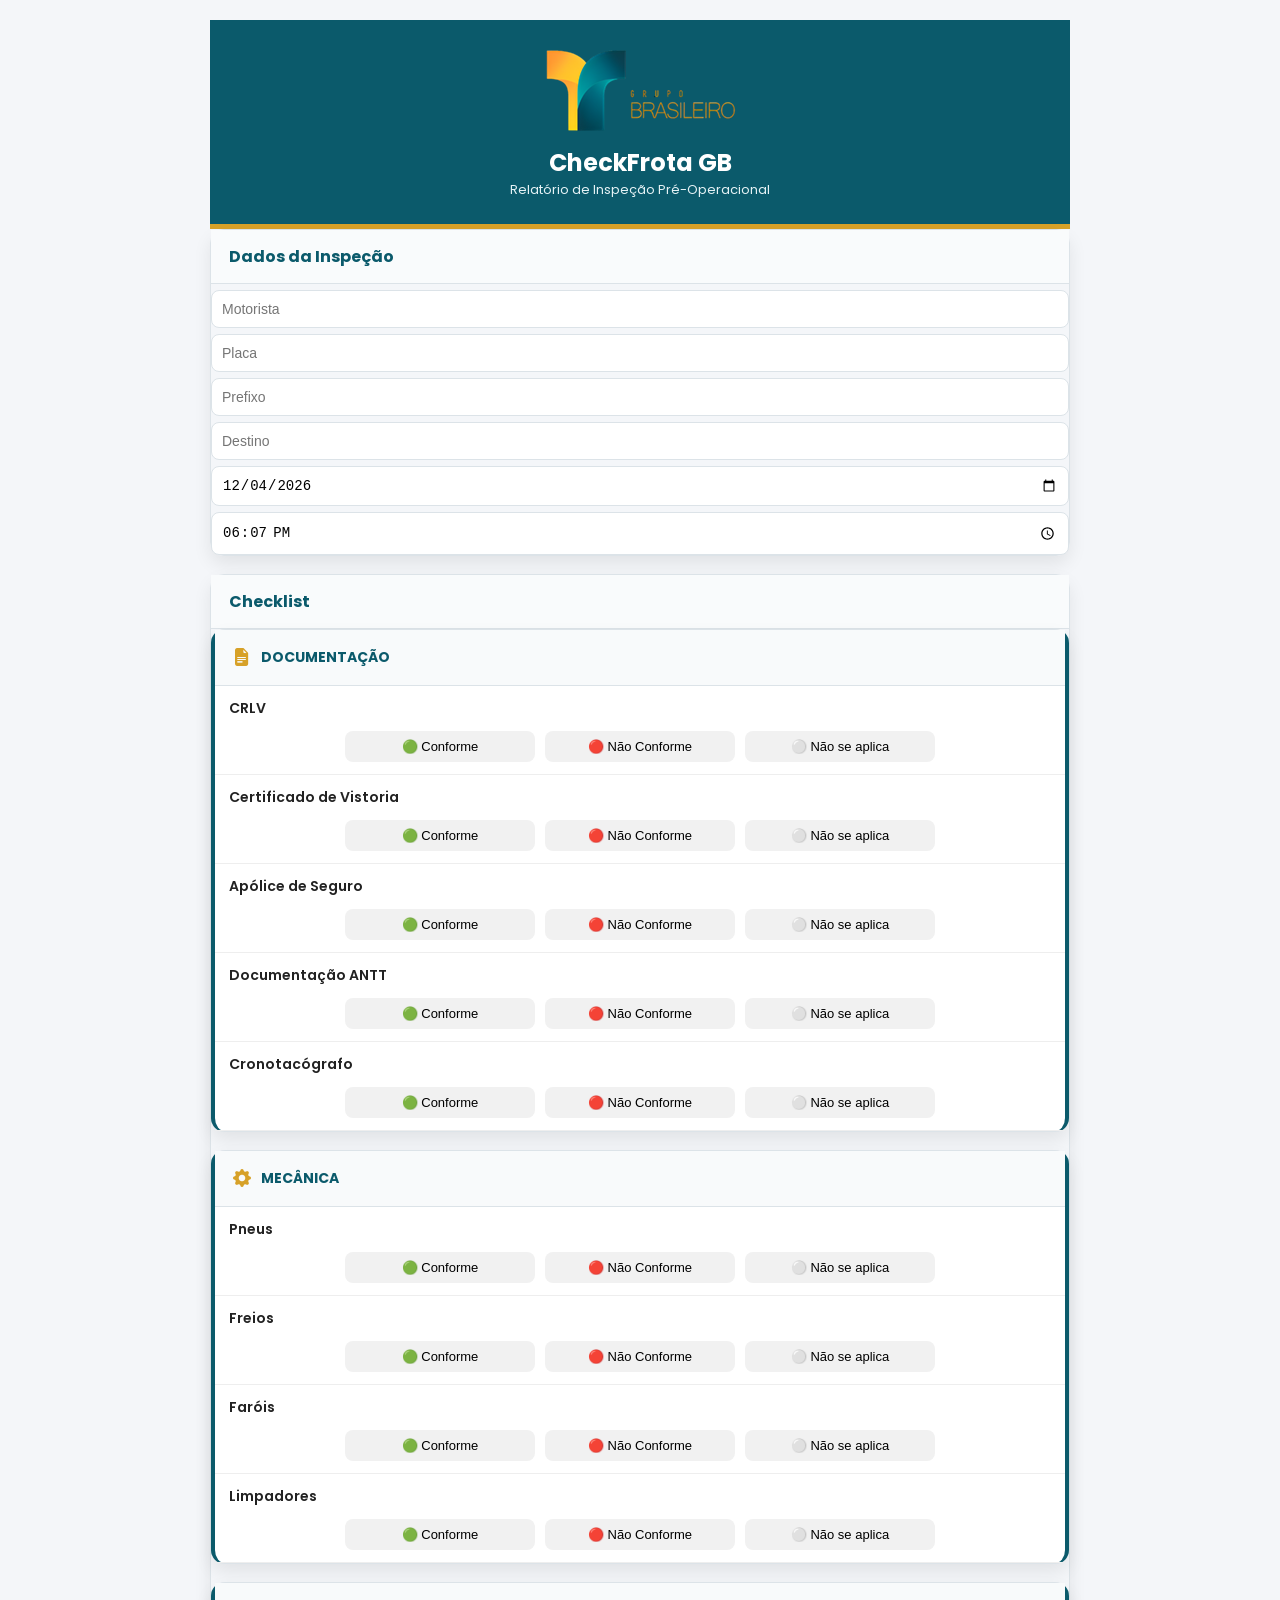
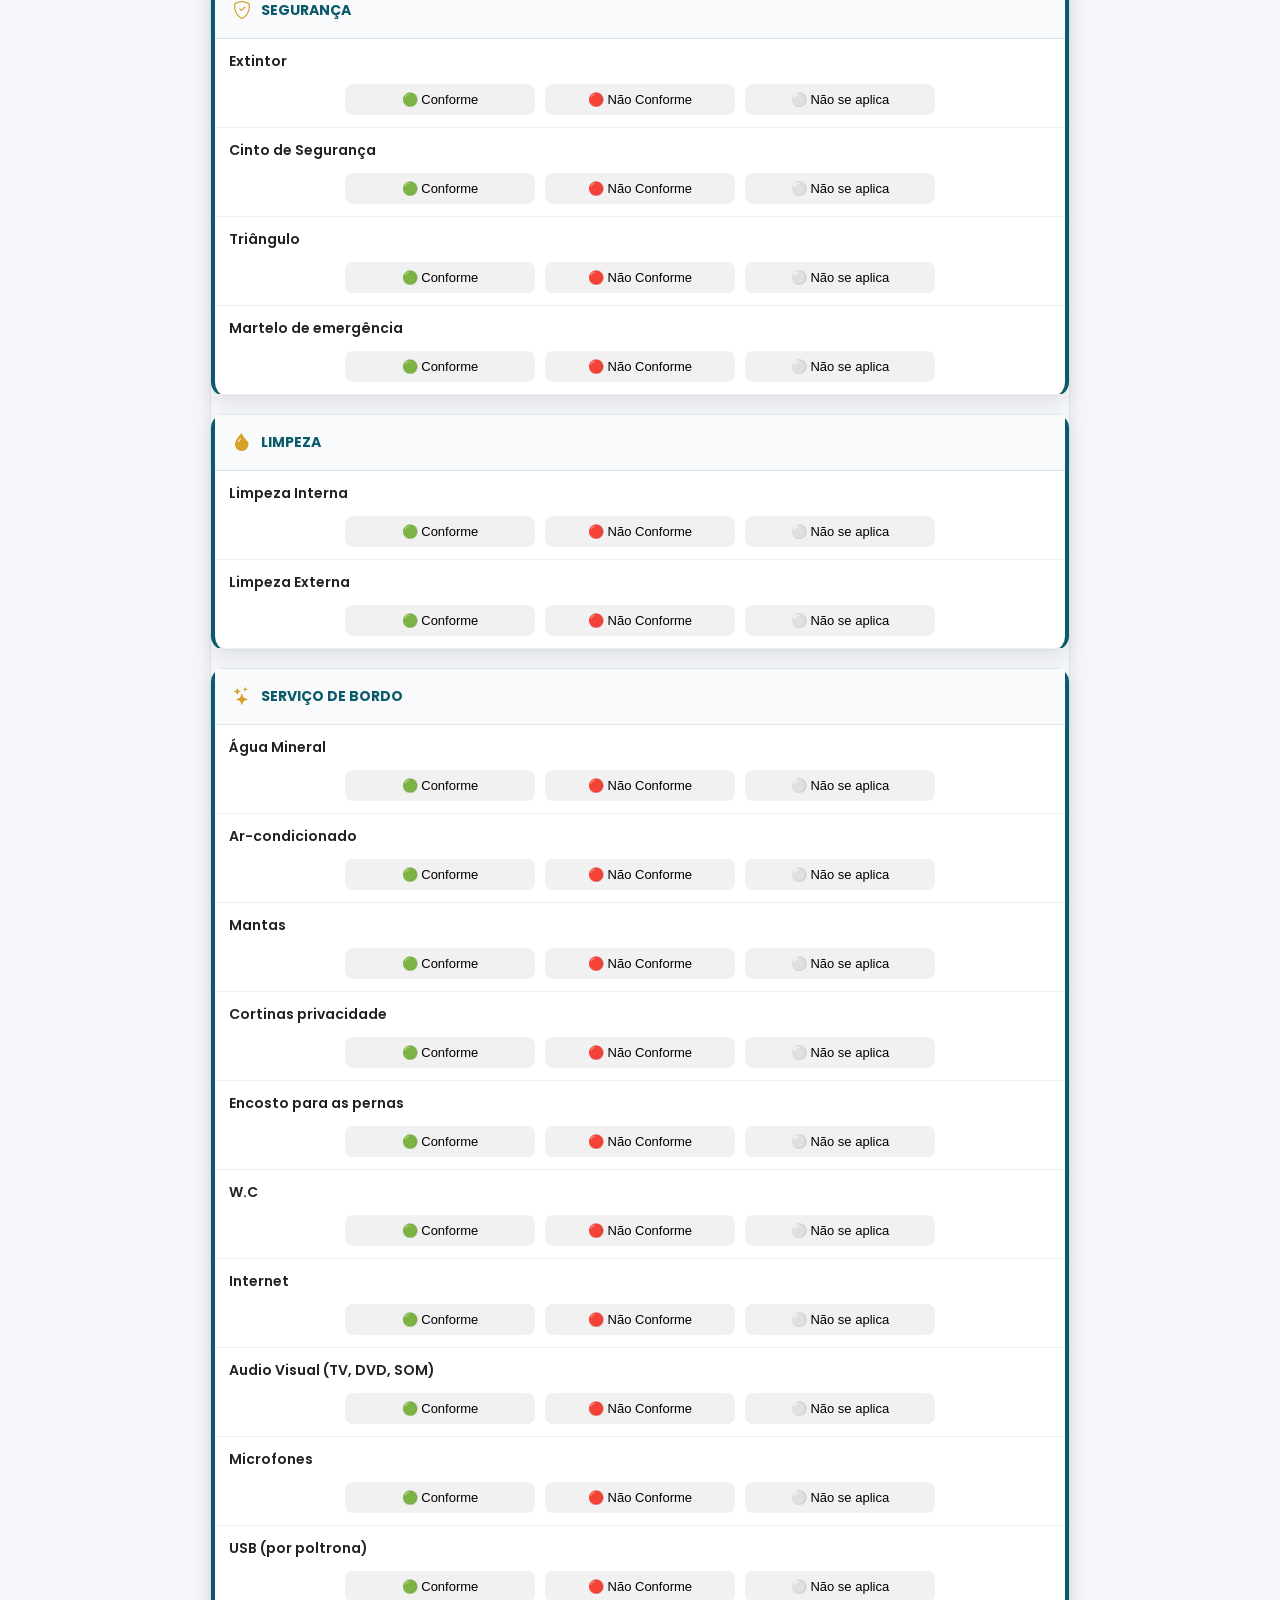
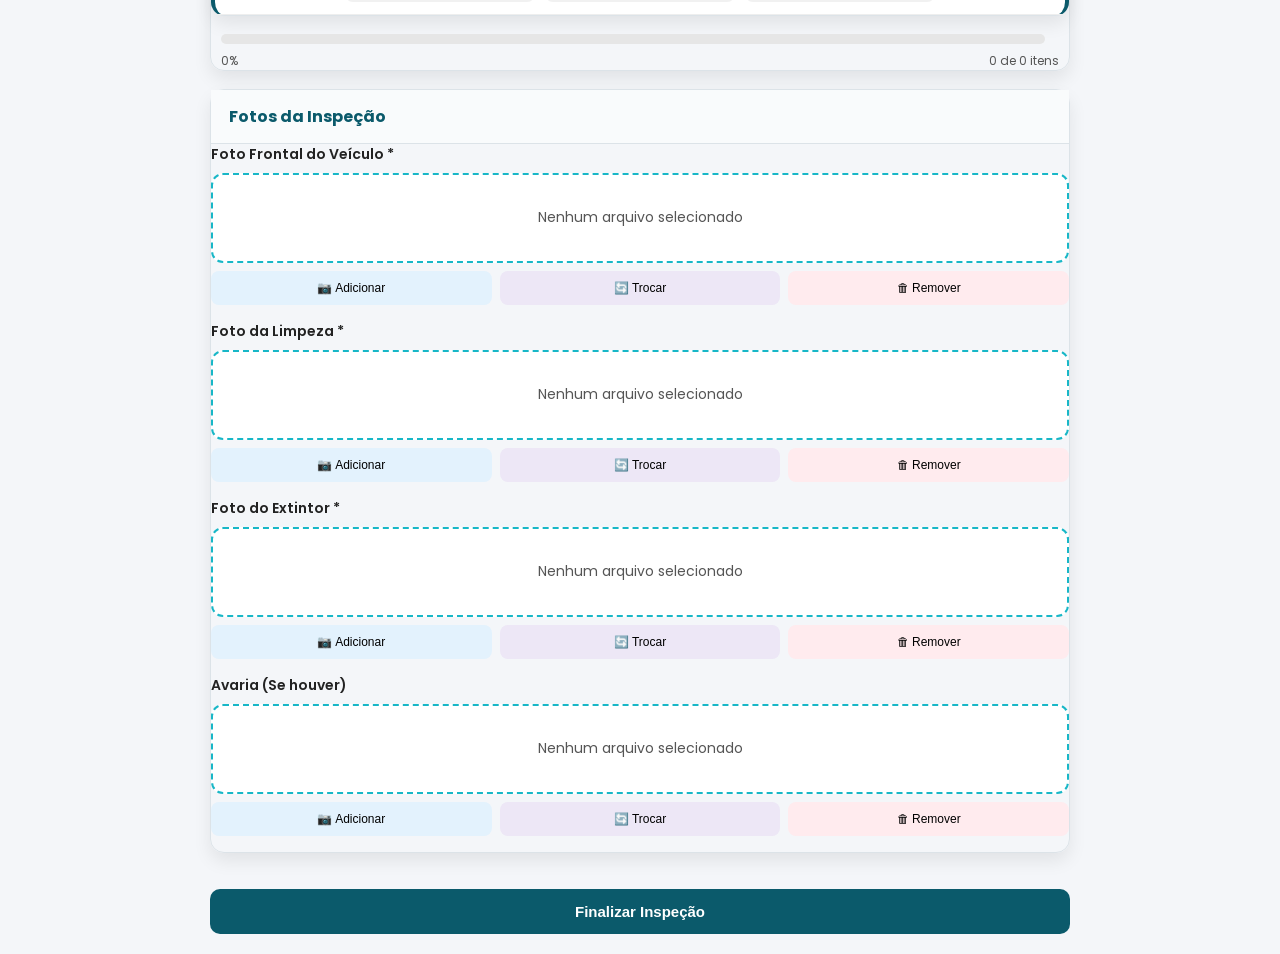
<file: index.html>
<!DOCTYPE html>
<html lang="pt-br">

<head>

    <meta charset="UTF-8">

    <meta name="viewport" content="width=device-width, initial-scale=1.0">

    <title>CheckFrota GB</title>

    <link rel="stylesheet" href="style.css">

    <link href="https://fonts.googleapis.com/css2?family=Poppins:wght@300;400;600;700&display=swap" rel="stylesheet">

    <link rel="stylesheet" href="https://cdn.jsdelivr.net/npm/bootstrap-icons@1.11.3/font/bootstrap-icons.min.css">

</head>

<body>

<div class="container">

    <!-- =====================================
         CABEÇALHO
    ====================================== -->

    <header class="app-header">

    <img src="Assets/logo.png" class="logo" alt="Logo">

    <h1>CheckFrota GB</h1>
    <p>Relatório de Inspeção Pré-Operacional</p>

  </header>


    <!-- =====================================
         DADOS DO MOTORISTA / VEÍCULO
    ====================================== -->

    <div class="card">

        <div class="card-title">Dados da Inspeção</div>

        <input type="text" id="txtmotorista" placeholder="Motorista">

        <input type="text" id="txtplaca" placeholder="Placa">

        <input type="text" id="txtprefixo" placeholder="Prefixo">

        <input type="text" id="txtdestino" placeholder="Destino">

        <input type="date" id="data">

        <input type="time" id="hora">

    </div>


    <!-- =====================================
         CHECKLIST
    ====================================== -->

    <div class="card">

        <div class="card-title">Checklist</div>

        <div id="Documentação"></div>
        <div id="Mecânica"></div>
        <div id="Segurança"></div>
        <div id="Limpeza"></div>
        <div id="Serviço de Bordo"></div>

        <!-- progresso -->
        <div class="progress-box">

            <div class="progress-bar-container">
                <div id="progressBar" class="progress-bar"></div>
            </div>

            <div class="progress-text">
                <span id="percentual">0%</span>
                <span id="contadorItens">0 de 0 itens</span>
            </div>

        </div>

    </div>



    <!-- =====================================
         FOTOS
    ====================================== -->

    <div class="card">

        <div class="card-title">Fotos da Inspeção</div>

        <div id="photoContainer"></div>

    </div>

    <!-- =====================================
     LOADING
    ====================================== -->

    <div id="loading" class="loading">

        <div class="loading-box">

        <div class="spinner"></div>

        <h2>Gerando relatório...</h2>

        <p>Aguarde alguns instantes.</p>

    </div>

</div>


    <!-- =====================================
         BOTÃO FINALIZAR
    ====================================== -->

    <button id="btnFinalizar">
        Finalizar Inspeção
    </button>

</div>

<!-- =====================================
     MODAL DA CÂMERA
====================================== -->

<div id="cameraModal" class="camera-modal">

    <div class="camera-container">

        <div class="camera-header">

            <h3>Capturar Foto</h3>

            <button
                id="btnFecharCamera"
                class="camera-close"
                onclick="fecharCamera()">

                ✕

            </button>

        </div>

        <div class="camera-preview">

            <video
                id="cameraVideo"
                autoplay
                playsinline>

            </video>
        
        </div>

        <div class="camera-footer">

            <button
                id="btnCapturar"
                class="camera-shot"
                onclick="capturarFoto()">


            </button>

        </div>

    </div>

</div>


<!-- =========================================
     SCRIPTS
========================================= -->

<script src="checklist.js"></script>
<script src="photos.js"></script>
<script src="camera.js"></script>
<script src="api.js"></script>
<script src="script.js"></script>

</body>
</html>
</file>
<file: style.css>
/* =========================================
   RESET BASE
========================================= */

    :root{

        --primary:#0B5A6B;
        --primary-dark:#083E4A;

        --secondary:#18B7C7;

        --gold:#D7A128;

        --background:#F4F6F9;

        --white:#FFFFFF;

        --text:#222;

        --border:#DCE3E8;

        --shadow:0 8px 18px rgba(0,0,0,.08);

    }

* {
    margin: 0;
    padding: 0;
    box-sizing: border-box;
}

html, body {
    width: 100%;
    min-height: 100%;
    font-family: 'Poppins', sans-serif;
    background: var(--background);
    color: var(--text);
}


/* =========================================
   CONTAINER PRINCIPAL
========================================= */

.container {
    width: 100%;
    max-width: 900px;
    margin: 0 auto;
    padding: 12px;
}


/* =========================================
   HEADER
========================================= */

header{

    background:var(--primary);

    color:white;

    text-align:center;

    padding:24px;

    border-bottom:5px solid var(--gold);

}

header h1{

    color:white;

    font-size:26px;

    font-weight:700;

}

header p {
    font-size: 13px;
    color: #E5F2F5;
}


/* =========================================
   CARD PADRÃO
========================================= */

.card{

    background:var(--surface);

    border:1px solid var(--border);

    border-radius:14px;

    box-shadow:var(--shadow);

    margin-bottom:18px;

}

.card-title{

    background:#F9FBFC;

    color:var(--primary);

    font-weight:700;

    padding:14px 18px;

    border-bottom:1px solid var(--border);

}


/* =========================================
   INPUTS
========================================= */

input,
textarea,
select {
    width: 100%;
    padding: 10px;
    border-radius: 8px;
    border: 1px solid var(--border);
    border-radius:8px;
    font-size: 14px;
    outline: none;
    margin-top: 6px;
}

textarea {
    min-height: 90px;
    resize: none;
}


/* =========================================
   CHECKLIST - CATEGORIAS (CARDS)
========================================= */

.category-card{

    background:white;

    border-radius:14px;

    border:1px solid var(--border);

    border-left:4px solid var(--primary);

    border-right:4px solid var(--primary);

    margin-bottom:18px;

    box-shadow:var(--shadow);

}

.category-title{

    display:flex;
    align-items:center;
    gap:10px;

    background:#F8FAFB;

    color:var(--primary);

    padding:14px 18px;

    font-size:14px;

    font-weight:700;

    border-bottom:1px solid var(--border);

}

.category-title i{

    color:var(--gold);

    font-size:18px;
}


/* =========================================
   ITENS DO CHECKLIST
========================================= */

.check-item {
    padding: 12px 0;
    border-bottom: 1px solid #eee;
}

.item-title{
    font-size: 14px;
    font-weight: 600;

    margin-bottom: 12px;

    padding-left: 14px;
    padding-right: 14px;
}


/* =========================================
   BOTÕES STATUS
========================================= */

.status{
    display:flex;
    justify-content:center;
    gap:10px;
}

.status button {
    flex: 0 1 190px;
    min-width: 95px;
    padding: 8px 10px;
    border: none;
    border-radius: 8px;
    font-size: 10px;
    cursor: pointer;
    background: #f1f1f1;
    transition: 0.2s ease;
}

.status button.active {
    font-weight: 600;
}

/* estados */
.success.active {
    background: #DFF7E2;
    color: #167A2F;
}

.danger.active {
    background: #FFE1E1;
    color: #B00020;
}

.na.active {
    background: #EAEAEA;
    color: #555;
}


/* =========================================
   PROGRESSO
========================================= */

.progress-box {
    margin-top: 8px;
}

.progress-bar-container {
    width: 96%;
    margin: 0 10px;
    height: 10px;
    background: #E6E6E6;
    border-radius: 20px;
    overflow: hidden;
}

.progress-bar {
    height: 96%;
    width: 0%;
    background: linear-gradient(90deg, var(--secondary), var(--primary));
    transition: width 0.3s ease;
}

.progress-text{
    margin: 8px 10px 0;
    display:flex;
    justify-content:space-between;
    align-items:center;


    font-size:12px;
    color:#555;
    margin-top:8px;
}


/* =========================================
   FOTOS
========================================= */

.photo-item {
    margin-bottom: 16px;
}

.photo-title {
    font-size: 14px;
    font-weight: 600;
    margin-bottom: 8px;
}

/* caixa da foto */
.photo-card{

    min-height:90px;

    display:flex;

    justify-content:center;

    align-items:center;

    border:2px dashed var(--secondary);

    border-radius:12px;

    background:#fff;

    padding:15px;

}

/* apenas texto "Foto" */
.photo-placeholder {
    text-align: center;
    font-size: 14px;
    color: #777;
}

.photo-icon{

    font-size:30px;

    color:var(--primary);

    margin-bottom:10px;

}

/* preview */
.photo-info{

    font-size:14px;

    color:#555;

    word-break:break-word;

}

/* =========================================
   BOTÕES FOTOS
========================================= */

.photo-actions {
    display: flex;
    gap: 8px;
    margin-top: 8px;
}

.photo-actions button {
    flex: 1;
    padding: 10px;
    border: none;
    border-radius: 8px;
    font-size: 12px;
    cursor: pointer;
}

.photo-actions button:nth-child(1) {
    background: #E3F2FD;
}

.photo-actions button:nth-child(2) {
    background: #EDE7F6;
}

.photo-actions button:nth-child(3) {
    background: #FFEBEE;
}


/* =========================================
   BOTÃO FINALIZAR
========================================= */

#btnFinalizar {
    width: 100%;
    padding: 14px;
    margin-top: 18px;
    border: none;
    border-radius: 10px;
    background: var(--primary);
    color:white;
    font-size: 15px;
    font-weight: 700;
    cursor: pointer;
}

#btnFinalizar:hover{
    background: var(--primary-dark)

}

#btnFinalizar:active {
    transform: scale(0.98);
}


/* =========================================
   RESPONSIVO
========================================= */

@media (min-width: 768px) {

    .container {
        padding: 20px;
    }

    header h1 {
        font-size: 24px;
    }

    .status button {
        font-size: 13px;
    }
}

/*======================================
LOADING
======================================*/

.loading{

    position:fixed;

    top:0;
    left:0;

    width:100%;
    height:100%;

    display:none;

    justify-content:center;
    align-items:center;

    background:rgba(0,0,0,.45);

    z-index:9999;

}

.loading-box{

    background:#fff;

    padding:35px 45px;

    border-radius:12px;

    text-align:center;

    box-shadow:0 10px 30px rgba(0,0,0,.25);

}

.loading-box h2{

    color:#0B5A6B;

    margin-top:18px;
    margin-bottom:8px;

}

.loading-box p{

    color:#666;

}

.spinner{

    width:55px;
    height:55px;

    margin:auto;

    border:6px solid #E5E5E5;

    border-top:6px solid #0B5A6B;

    border-radius:50%;

    animation:girar 1s linear infinite;

}

@keyframes girar{

    from{

        transform:rotate(0deg);

    }

    to{

        transform:rotate(360deg);

    }

}

/* ==========================
   MODAL DA CÂMERA
========================== */

.camera-modal{

    position: fixed;

    top: 0;
    left: 0;
    right: 0;
    bottom: 0;

    display: none;

    justify-content: center;
    align-items: center;

    background: rgba(0,0,0,.92);

    z-index: 99999;

    padding-top: 35px;
    box-sizing: border-box;

}

.camera-container{

    width:100%;
    height:100%;

    display:flex;
    flex-direction:column;

    background:#111;

}

.camera-header{

    padding-top:env(safe-area-inset-top);

    height:calc(60px + env(safe-area-inset-top));

    display:flex;

    justify-content:space-between;

    align-items:center;

    padding-left:20px;

    padding-right:20px;

    color:#FFF;

    flex-shrink:0;

}

.camera-preview{

    flex:1;

    overflow:hidden;

    background:#000;

}

#cameraVideo{

    width:100%;

    height:calc(100vh - 160px);

    object-fit:contain;

    background:#000;

}

.camera-footer{

    height:110px;

    display:flex;

    justify-content:center;

    align-items:center;

    background:#111;

}

.camera-shot{

    width:74px;

    height:74px;

    border-radius:50%;

    border:6px solid #FFF;

    background:transparent;

    cursor:pointer;

    transition:.15s;

}

.camera-shot::after{

    content:"";

    display:block;

    width:54px;

    height:54px;

    margin:4px auto;

    border-radius:50%;

    background:#FFF;

}

.camera-shot:active{

    transform:scale(.92);

}

.camera-close{

    background: transparent;
    border: none;

    color: white;

    font-size: 30px;

    cursor: pointer;

}
</file>
